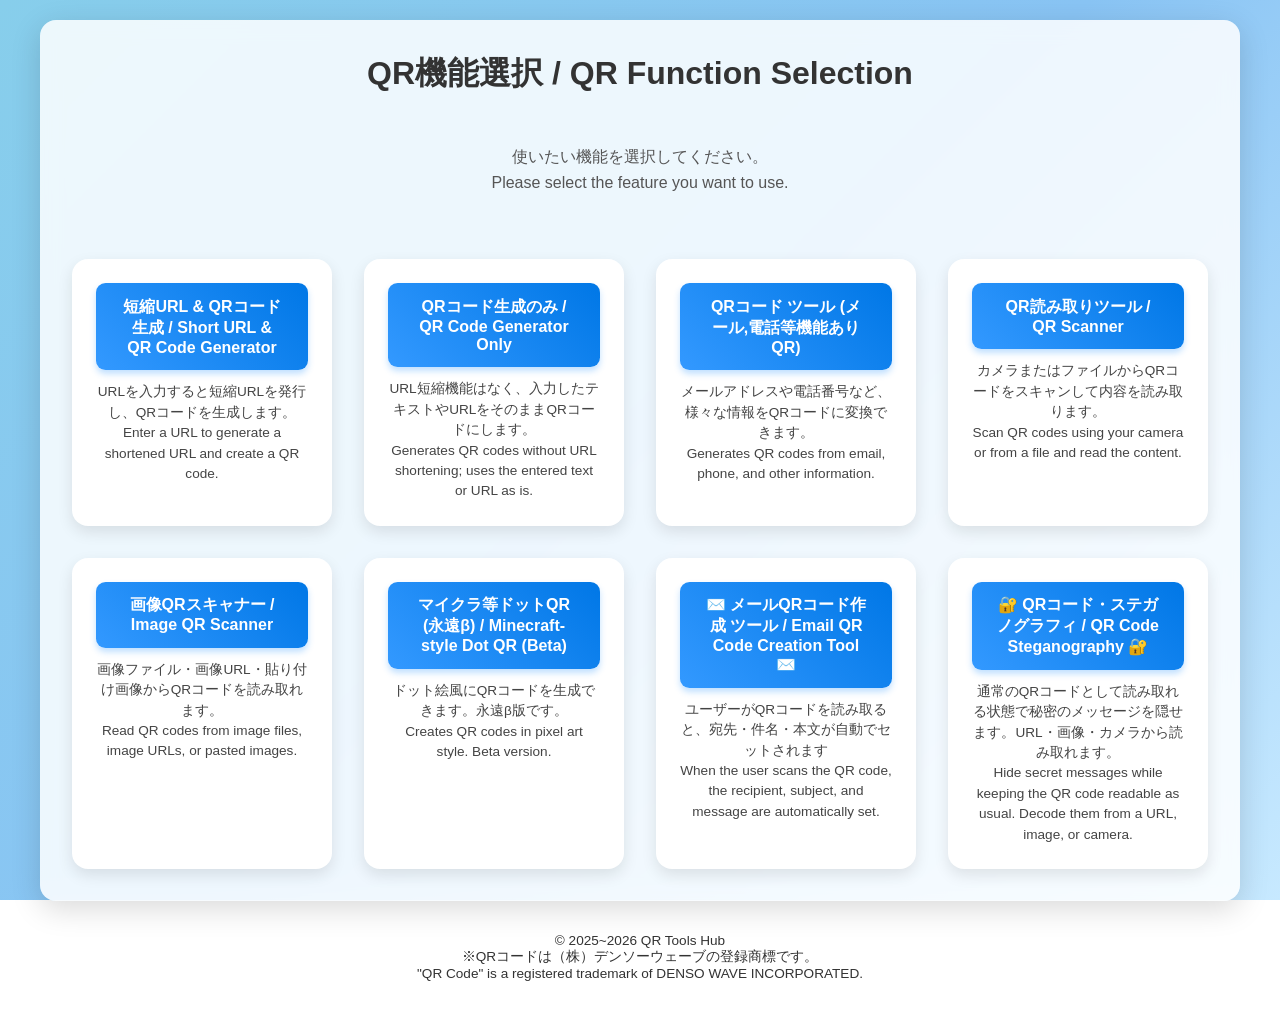
<file: index.html>
<!DOCTYPE html>
<html lang="ja">

<head>
  <meta charset="UTF-8" />
  <meta name="viewport" content="width=device-width, initial-scale=1.0" />
  <title>QR Tools Hub</title>
  <meta name="description"
    content="QRコード作成・生成・読み取りオンラインツール集。URL短縮付きQRコード、メール作成QR、画像やカメラでのスキャンなど多彩なツールを提供しています。" />
  <meta name="keywords"
    content="QRコード 作成, QRコード 生成, QRコード, QRコード 読み取り, QRコード スキャン, QRコード スキャナー, 短縮URL, QR code generator, QR code reader, QRツール" />
  <meta name="robots" content="index, follow" />
  <meta property="og:title" content="QR Tools Hub" />
  <meta property="og:description" content="QRコード作成・生成・読み取りオンラインツール集。URL短縮付きQR、メール作成QR、スキャンツールなどを提供。" />
  <meta property="og:type" content="website" />
  <meta property="og:image" content="icon.svg" />
  <meta name="twitter:card" content="summary" />
  <link rel="icon" href="icon.svg" type="image/svg+xml" />
  <style>
    * {
      margin: 0;
      padding: 0;
      box-sizing: border-box;
    }

    body {
      min-height: 100vh;
      width: 100%;
      font-family: 'Segoe UI', Tahoma, Geneva, Verdana, sans-serif;
      display: flex;
      flex-direction: column;
      align-items: center;
      color: #333;
      padding: 20px;
      background: linear-gradient(135deg, #87ceeb 0%, #89c4f4 50%, #c7e9ff 100%);
      background-attachment: fixed;
      background-size: cover;
    }

    .wrapper {
      width: 100%;
      max-width: 1200px;
      margin: 0 auto;
      padding: 2rem;
      border-radius: 1rem;
      background: rgba(255, 255, 255, 0.85);
      -webkit-backdrop-filter: blur(10px);
      backdrop-filter: blur(10px);
      box-shadow: 0 8px 30px rgba(0, 0, 0, 0.15);
      flex: 1;
      display: flex;
      flex-direction: column;
    }

    .container {
      display: grid;
      grid-template-columns: repeat(auto-fit, minmax(260px, 1fr));
      gap: 2rem;
      width: 100%;
      margin-bottom: auto;
    }

    h1 {
      grid-column: 1 / -1;
      text-align: center;
      font-weight: 700;
      margin-bottom: 1rem;
    }

    .desc {
      grid-column: 1 / -1;
      text-align: center;
      color: #555;
      font-size: 1rem;
      line-height: 1.6;
      margin-bottom: 2rem;
      word-wrap: break-word;
    }

    .btn-wrapper {
      display: flex;
      flex-direction: column;
      align-items: center;
      background: #fff;
      border-radius: 1rem;
      padding: 1.5rem;
      box-shadow: 0 6px 15px rgba(0, 0, 0, 0.1);
      transition: transform 0.25s, box-shadow 0.25s;
      height: 100%;
    }

    .btn-wrapper:hover {
      transform: translateY(-5px);
      box-shadow: 0 10px 25px rgba(0, 0, 0, 0.2);
    }

    .btn {
      width: 100%;
      text-align: center;
      padding: 0.85rem 1.5rem;
      font-size: 1rem;
      font-weight: bold;
      color: #fff;
      background-color: #3399ff;
      background-image: linear-gradient(45deg, #3399ff, #0077e6);
      border: none;
      border-radius: 0.6rem;
      cursor: pointer;
      text-decoration: none;
      -webkit-user-select: none;
      user-select: none;
      transition: all 0.3s ease;
      box-shadow: 0 4px 6px rgba(51, 153, 255, 0.3);
    }

    .btn:hover {
      background-color: #1673e6;
      filter: brightness(1.1);
      transform: translateY(-2px);
      box-shadow: 0 6px 12px rgba(51, 153, 255, 0.4);
    }

    .btn-desc {
      margin-top: 0.75rem;
      font-size: 0.85rem;
      color: #444;
      line-height: 1.5;
      text-align: center;
      word-wrap: break-word;
    }

    footer {
      font-size: 0.85rem;
      color: #333;
      text-align: center;
      -webkit-user-select: none;
      user-select: none;
      margin: 2rem 0 1rem 0;
      text-shadow: 0 1px 2px rgba(255, 255, 255, 0.8);
    }

    a.link {
      color: #0056b3;
      text-decoration: none;
    }

    a.link:hover {
      text-decoration: underline;
    }

    @media (max-width: 600px) {
      .wrapper {
        padding: 1.5rem 1rem;
      }

      .btn-wrapper {
        padding: 1rem;
      }
    }
  </style>
</head>

<body>

  <div class="wrapper">

    <div class="container">

      <h1>QR機能選択 / QR Function Selection</h1>

      <p class="desc">
        使いたい機能を選択してください。<br />
        Please select the feature you want to use.
      </p>

      <div class="btn-wrapper">
        <a href="short-url-qr.html" class="btn">
          短縮URL & QRコード生成 / Short URL & QR Code Generator
        </a>
        <p class="btn-desc">
          URLを入力すると短縮URLを発行し、QRコードを生成します。<br />
          Enter a URL to generate a shortened URL and create a QR code.
        </p>
      </div>

      <div class="btn-wrapper">
        <a href="QR.html" class="btn">
          QRコード生成のみ / QR Code Generator Only
        </a>
        <p class="btn-desc">
          URL短縮機能はなく、入力したテキストやURLをそのままQRコードにします。<br />
          Generates QR codes without URL shortening; uses the entered text or URL as is.
        </p>
      </div>

      <div class="btn-wrapper">
        <a href="qrcode-tools.html" class="btn">
          QRコード ツール (メール,電話等機能ありQR)
        </a>
        <p class="btn-desc">
          メールアドレスや電話番号など、様々な情報をQRコードに変換できます。<br />
          Generates QR codes from email, phone, and other information.
        </p>
      </div>

      <div class="btn-wrapper">
        <a href="scan.html" class="btn">
          QR読み取りツール / QR Scanner
        </a>
        <p class="btn-desc">
          カメラまたはファイルからQRコードをスキャンして内容を読み取ります。<br />
          Scan QR codes using your camera or from a file and read the content.
        </p>
      </div>

      <div class="btn-wrapper">
        <a href="Image-qr-scanner.html" class="btn">
          画像QRスキャナー / Image QR Scanner
        </a>
        <p class="btn-desc">
          画像ファイル・画像URL・貼り付け画像からQRコードを読み取れます。<br />
          Read QR codes from image files, image URLs, or pasted images.
        </p>
      </div>

      <div class="btn-wrapper">
        <a href="mc-qr.html" class="btn">
          マイクラ等ドットQR (永遠β) / Minecraft-style Dot QR (Beta)
        </a>
        <p class="btn-desc">
          ドット絵風にQRコードを生成できます。永遠β版です。<br />
          Creates QR codes in pixel art style. Beta version.
        </p>
      </div>

      <div class="btn-wrapper">
        <a href="mail.html" class="btn">
          ✉️ メールQRコード作成 ツール / Email QR Code Creation Tool✉️
        </a>
        <p class="btn-desc">
          ユーザーがQRコードを読み取ると、宛先・件名・本文が自動でセットされます<br />
          When the user scans the QR code, the recipient, subject, and message are automatically set.
        </p>
      </div>

      <div class="btn-wrapper">
        <a href="steganography/index.html" class="btn">
          🔐 QRコード・ステガノグラフィ / QR Code Steganography 🔐
        </a>
        <p class="btn-desc">
          通常のQRコードとして読み取れる状態で秘密のメッセージを隠せます。URL・画像・カメラから読み取れます。<br />
          Hide secret messages while keeping the QR code readable as usual. Decode them from a URL, image, or camera.
        </p>
      </div>
    </div>

  </div>

  <footer id="footer-copy">
    &copy; 2025 QR Tools Hub
    <p class="trademark">
      ※QRコードは（株）デンソーウェーブの登録商標です。<br />
      "QR Code" is a registered trademark of DENSO WAVE INCORPORATED.
    </p>
  </footer>

  <script>
    const footer = document.getElementById("footer-copy");
    const baseYear = 2025;
    const currentYear = new Date().getFullYear();
    const yearString = `${baseYear}${currentYear > baseYear ? "~" + currentYear : ""}`;
    const hostname = location.hostname;
    let footerHTML = "";

    if (hostname === "hamuzon.github.io") {
      footerHTML = `&copy; ${yearString} <a class="link" href="https://hamuzon.github.io" target="_blank" rel="noopener noreferrer">@hamuzon</a>`;
    } else if (hostname.includes("hamuzon-jp.f5.si")) {
      footerHTML = `&copy; ${yearString} <a class="link" href="https://hamuzon-jp.f5.si" target="_blank" rel="noopener noreferrer">@hamuzon</a>`;
    } else if (hostname.includes("hamusata.f5.si")) {
      footerHTML = `&copy; ${yearString} <a class="link" href="https://hamusata.f5.si" target="_blank" rel="noopener noreferrer">@hamusata</a>`;
    } else if (hostname.includes("qr.link-s.f5.si")) {
      footerHTML = `&copy; ${yearString} <a class="link" href="https://hamusata.f5.si" target="_blank" rel="noopener noreferrer">@hamusata</a>`;
    } else {
      footerHTML = `&copy; ${yearString} QR Tools Hub`;
    }
    footer.innerHTML = footerHTML + `
      <p class="trademark">
        ※QRコードは（株）デンソーウェーブの登録商標です。<br />
        "QR Code" is a registered trademark of DENSO WAVE INCORPORATED.
      </p>`;
  </script>

</body>

</html>
</file>
